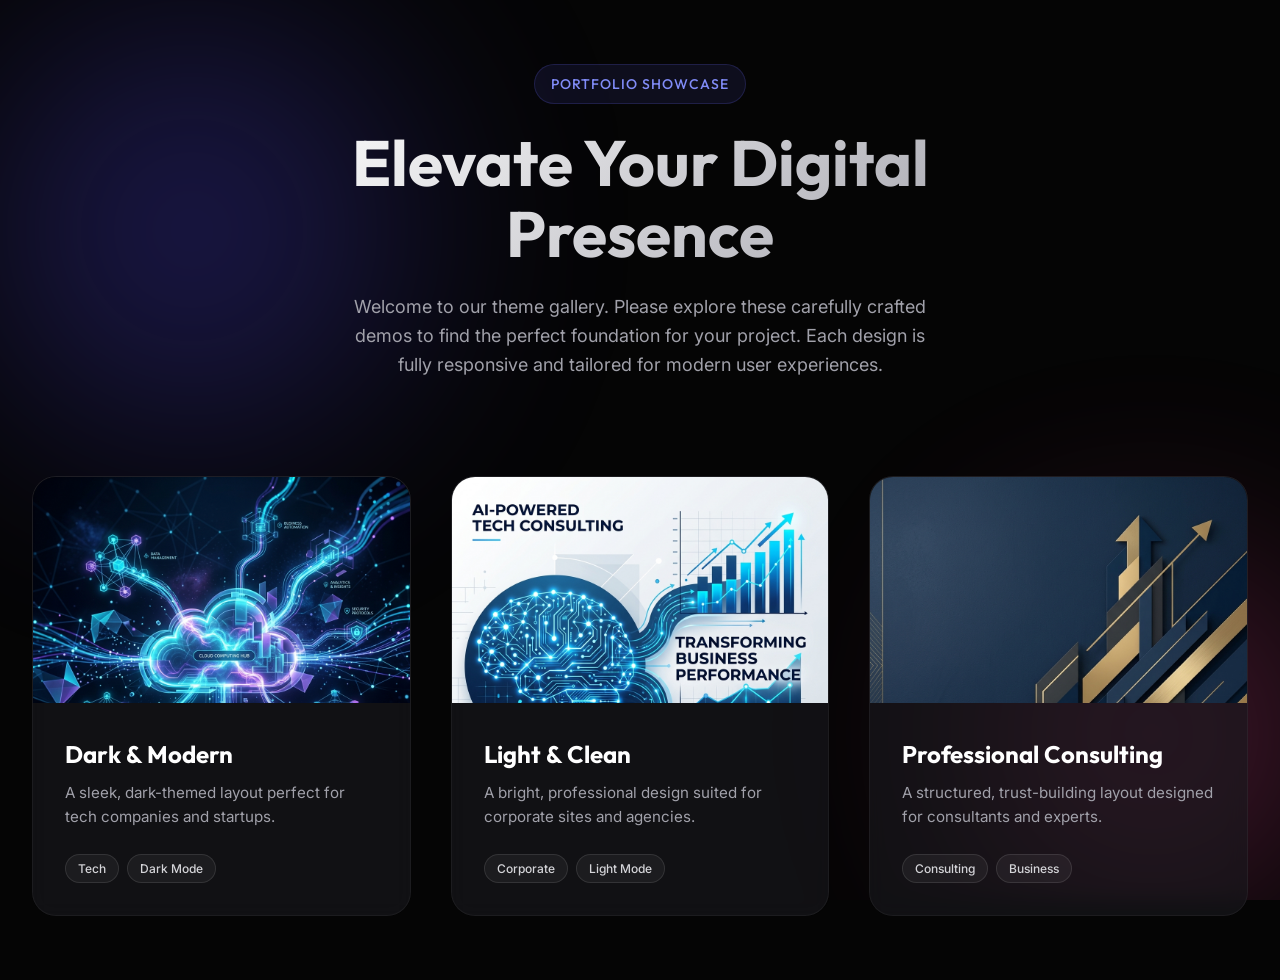
<file: demo/index.html>
<!DOCTYPE html>
<html lang="en">

<head>
    <meta charset="UTF-8">
    <meta name="viewport" content="width=device-width, initial-scale=1.0">
    <title>Premium Theme Gallery | Choose Your Demo</title>
    <link rel="stylesheet" href="styles.css">
    <link
        href="https://fonts.googleapis.com/css2?family=Outfit:wght@300;400;500;700&family=Inter:wght@400;500&display=swap"
        rel="stylesheet">
    <meta name="description"
        content="Browse our curated collection of premium website templates and find the perfect fit for your next digital project.">
</head>

<body>
    <div class="background-effects">
        <div class="blob blob-1"></div>
        <div class="blob blob-2"></div>
    </div>

    <main class="container">
        <header class="hero">
            <div class="hero-content">
                <span class="badge">Portfolio Showcase</span>
                <h1>Elevate Your Digital Presence</h1>
                <p>Welcome to our theme gallery. Please explore these carefully crafted demos to find the perfect
                    foundation for your project. Each design is fully responsive and tailored for modern user
                    experiences.</p>
            </div>
        </header>

        <section class="gallery-grid">
            <!-- Demo 1 -->
            <a href="demo1/demo.html" class="demo-card">
                <div class="card-image-wrapper">
                    <img src="demo1/hero-bg.png" alt="Dark Modern Theme">
                    <div class="card-overlay">
                        <span>View Demo <svg width="24" height="24" viewBox="0 0 24 24" fill="none"
                                stroke="currentColor" stroke-width="2">
                                <path d="M5 12h14M12 5l7 7-7 7" />
                            </svg></span>
                    </div>
                </div>
                <div class="card-content">
                    <h3>Dark & Modern</h3>
                    <p>A sleek, dark-themed layout perfect for tech companies and startups.</p>
                    <div class="tags">
                        <span class="tag">Tech</span>
                        <span class="tag">Dark Mode</span>
                    </div>
                </div>
            </a>

            <!-- Demo 2 -->
            <a href="demo2/index.html" class="demo-card">
                <div class="card-image-wrapper">
                    <img src="demo2/hero-light.png" alt="Clean Corporate Theme">
                    <div class="card-overlay">
                        <span>View Demo <svg width="24" height="24" viewBox="0 0 24 24" fill="none"
                                stroke="currentColor" stroke-width="2">
                                <path d="M5 12h14M12 5l7 7-7 7" />
                            </svg></span>
                    </div>
                </div>
                <div class="card-content">
                    <h3>Light & Clean</h3>
                    <p>A bright, professional design suited for corporate sites and agencies.</p>
                    <div class="tags">
                        <span class="tag">Corporate</span>
                        <span class="tag">Light Mode</span>
                    </div>
                </div>
            </a>

            <!-- Demo 3 -->
            <!-- <a href="demo3/index.html" class="demo-card">
                <div class="card-image-wrapper">
                    <img src="demo3/hero-mono.png" alt="Monochrome Minimalist Theme">
                    <div class="card-overlay">
                        <span>View Demo <svg width="24" height="24" viewBox="0 0 24 24" fill="none" stroke="currentColor" stroke-width="2"><path d="M5 12h14M12 5l7 7-7 7"/></svg></span>
                    </div>
                </div>
                <div class="card-content">
                    <h3>Monochrome Minimalist</h3>
                    <p>An elegant, black-and-white layout focusing on typography and imagery.</p>
                    <div class="tags">
                        <span class="tag">Minimal</span>
                        <span class="tag">Elegant</span>
                    </div>
                </div>
            </a> -->

            <!-- Demo 4 -->
            <a href="demo4/index.html" class="demo-card">
                <div class="card-image-wrapper">
                    <img src="demo4/hero-consulting.png" alt="Professional Consulting Theme">
                    <div class="card-overlay">
                        <span>View Demo <svg width="24" height="24" viewBox="0 0 24 24" fill="none"
                                stroke="currentColor" stroke-width="2">
                                <path d="M5 12h14M12 5l7 7-7 7" />
                            </svg></span>
                    </div>
                </div>
                <div class="card-content">
                    <h3>Professional Consulting</h3>
                    <p>A structured, trust-building layout designed for consultants and experts.</p>
                    <div class="tags">
                        <span class="tag">Consulting</span>
                        <span class="tag">Business</span>
                    </div>
                </div>
            </a>
        </section>
    </main>

    <script src="script.js"></script>
</body>

</html>
</file>
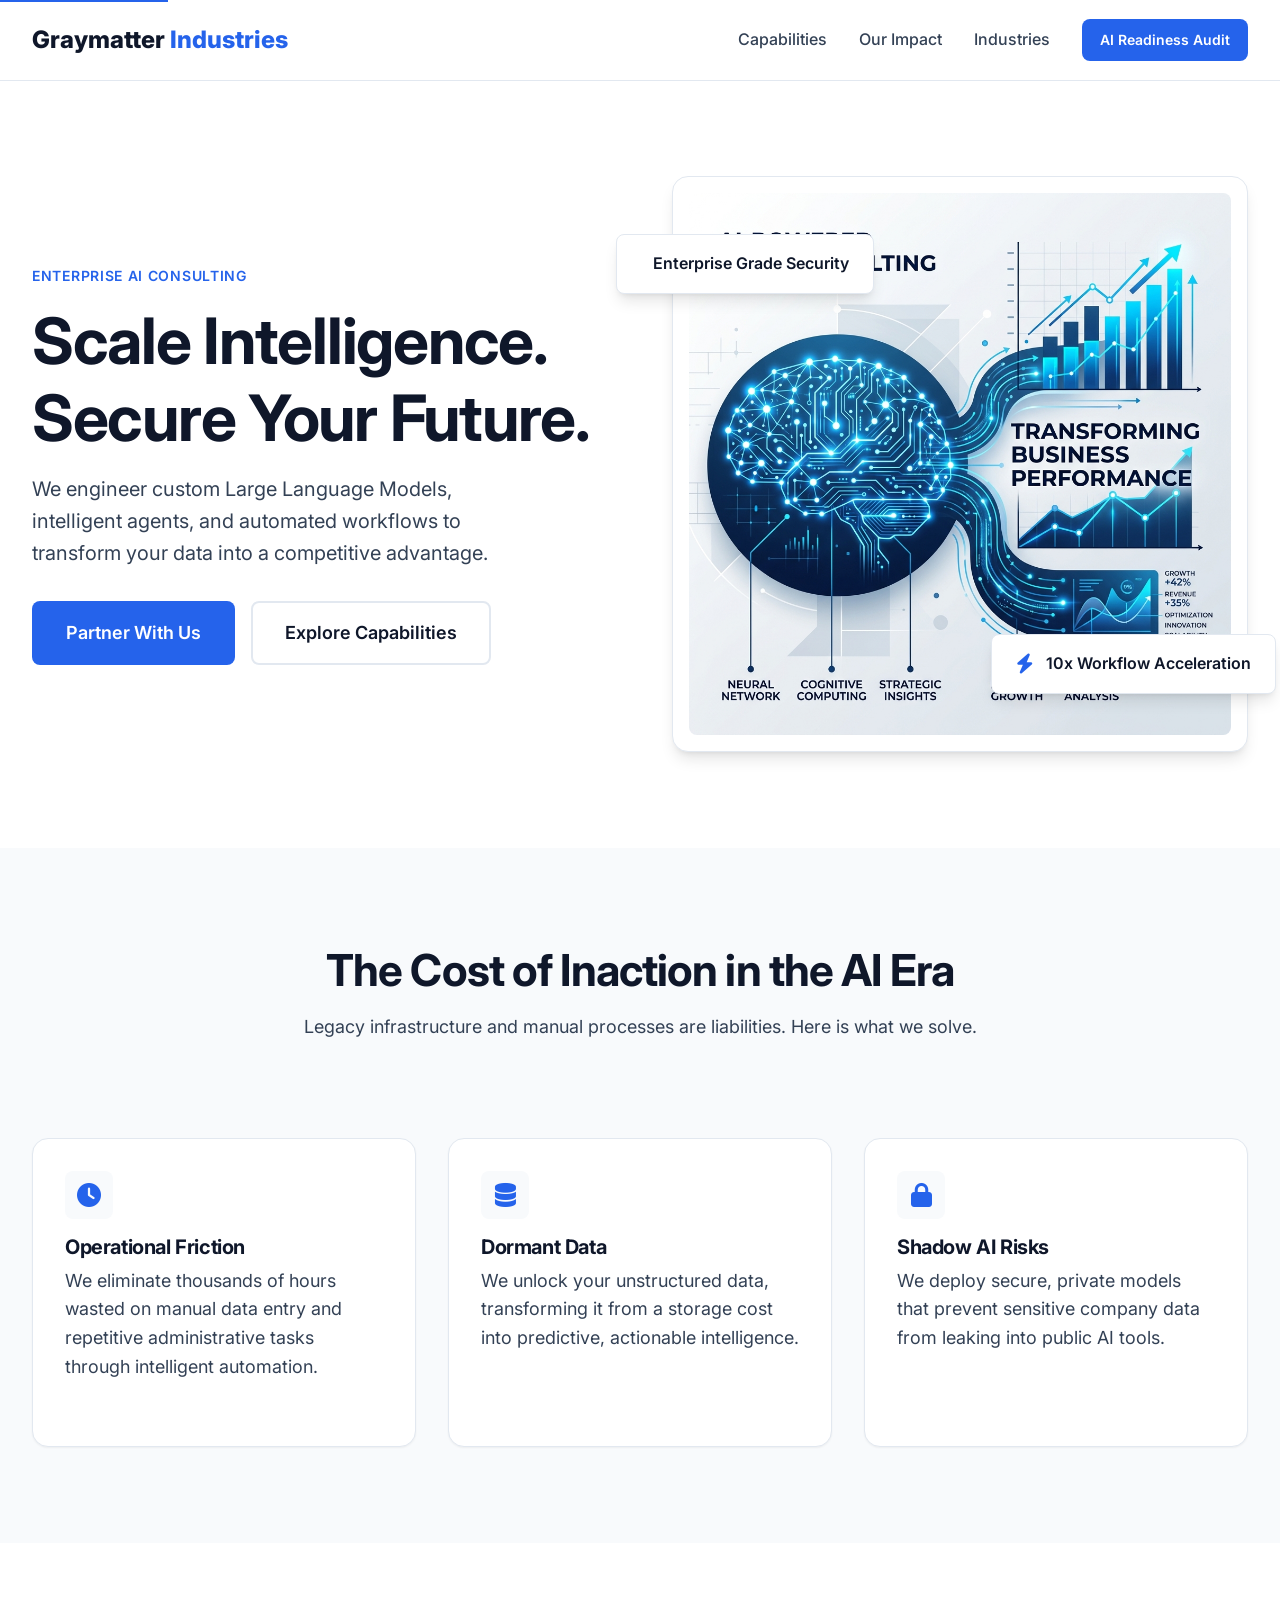
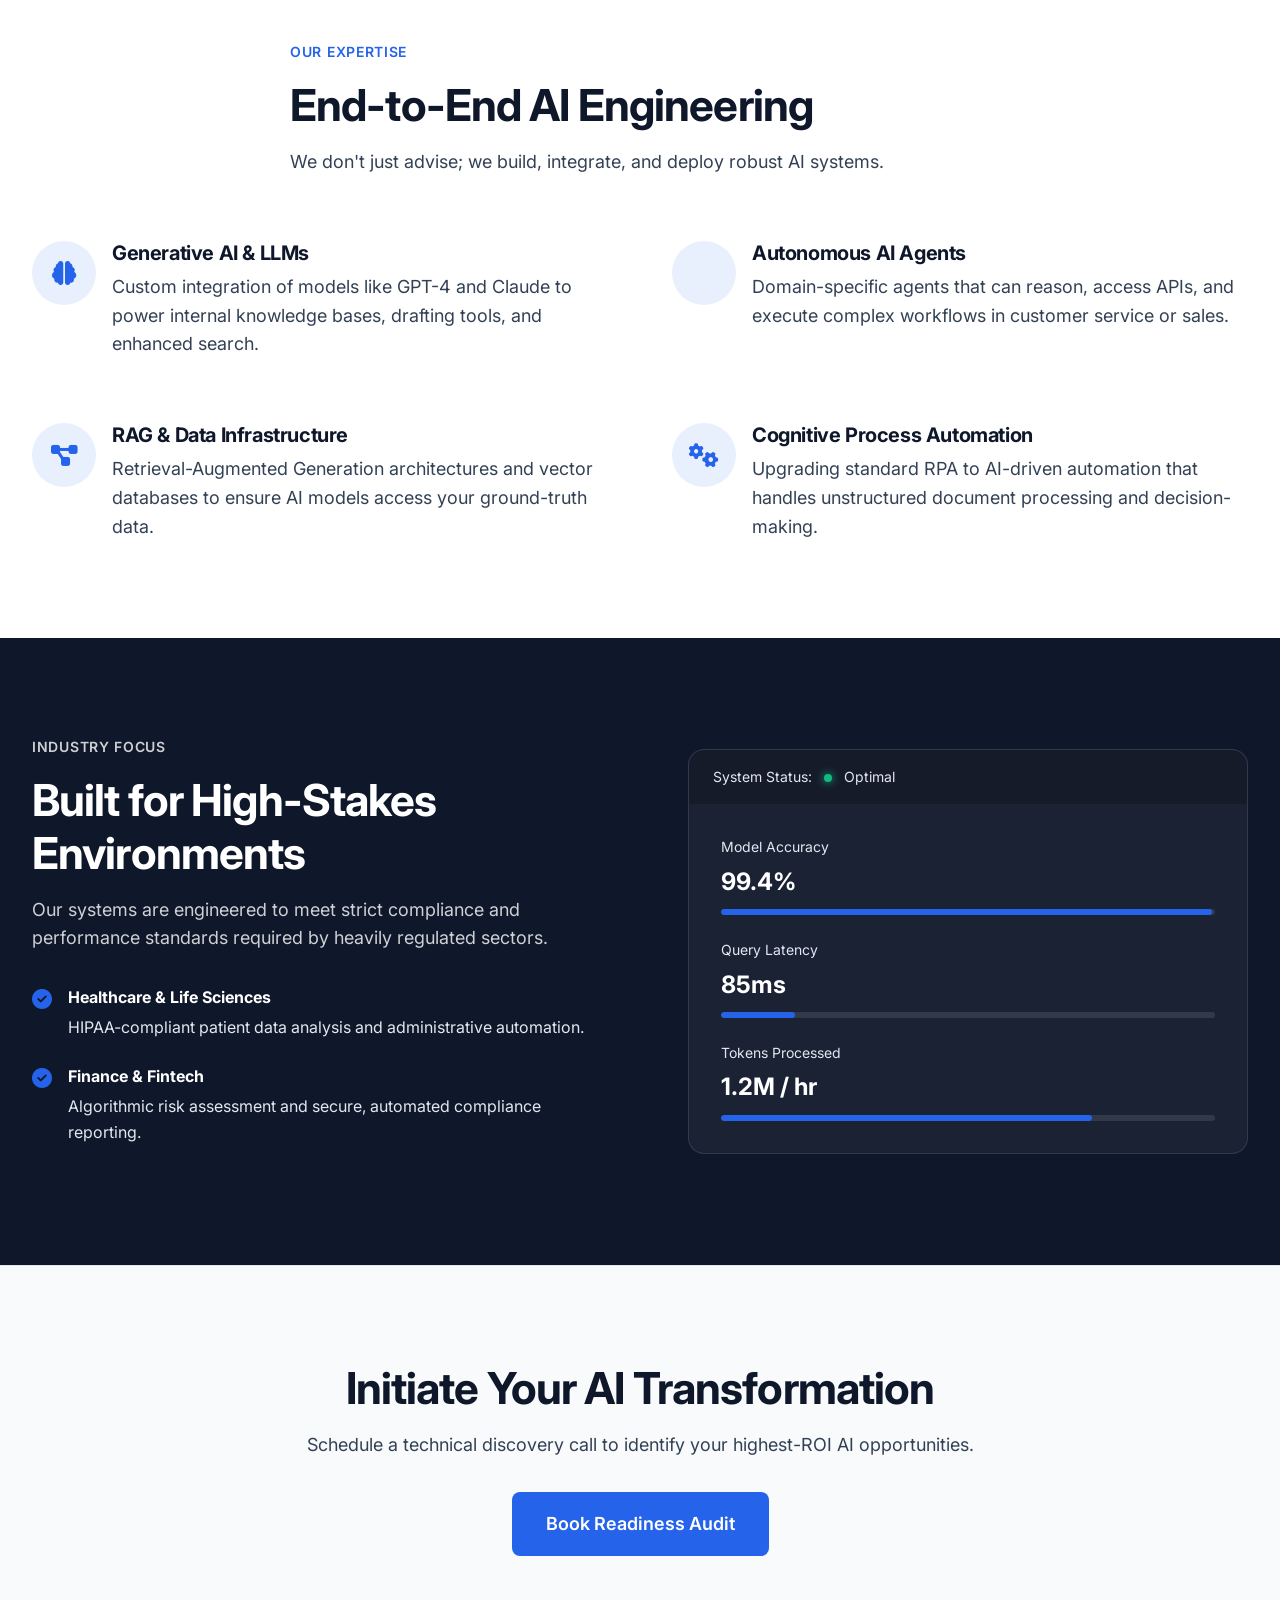
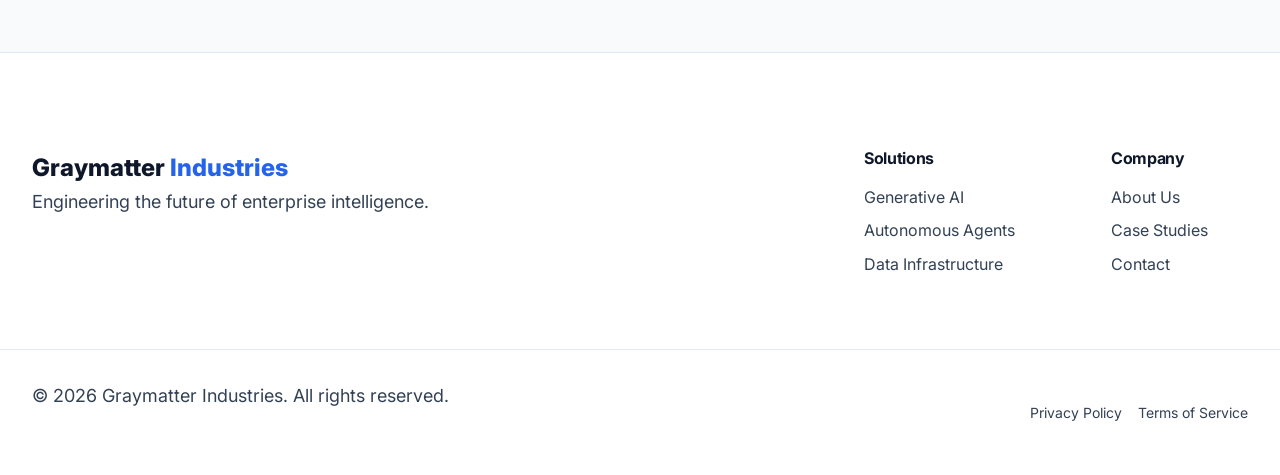
<file: demo/demo2/index.html>
<!DOCTYPE html>
<html lang="en">
<head>
    <meta charset="UTF-8">
    <meta name="viewport" content="width=device-width, initial-scale=1.0">
    <title>Graymatter Industries | Enterprise AI Solutions</title>
    <meta name="description" content="Graymatter Industries provides enterprise-grade AI consulting, generative AI integration, and intelligent automation to scale your business securely.">
    
    <!-- Google Fonts: Inter for clean, modern readability -->
    <link rel="preconnect" href="https://fonts.googleapis.com">
    <link rel="preconnect" href="https://fonts.gstatic.com" crossorigin>
    <link href="https://fonts.googleapis.com/css2?family=Inter:wght@300;400;500;600;700&display=swap" rel="stylesheet">
    
    <!-- FontAwesome for Icons -->
    <link rel="stylesheet" href="https://cdnjs.cloudflare.com/ajax/libs/font-awesome/6.4.0/css/all.min.css">
    
    <link rel="stylesheet" href="style.css">
</head>
<body>

    <!-- Skip to main content for accessibility -->
    <a href="#main-content" class="skip-link">Skip to main content</a>

    <!-- Navigation -->
    <header class="site-header" id="header">
        <div class="container nav-container">
            <a href="#" class="brand-logo" aria-label="Graymatter Industries Home">
                <span class="logo-text">Graymatter <span class="accent-color">Industries</span></span>
            </a>
            
            <button class="mobile-menu-toggle" aria-label="Toggle navigation menu" aria-expanded="false">
                <span class="hamburger-line"></span>
                <span class="hamburger-line"></span>
                <span class="hamburger-line"></span>
            </button>

            <nav class="main-nav" aria-label="Main Navigation">
                <ul class="nav-list">
                    <li><a href="#capabilities" class="nav-link">Capabilities</a></li>
                    <li><a href="#impact" class="nav-link">Our Impact</a></li>
                    <li><a href="#industries" class="nav-link">Industries</a></li>
                    <li><a href="#contact" class="btn btn-primary btn-sm">AI Readiness Audit</a></li>
                </ul>
            </nav>
        </div>
    </header>

    <main id="main-content">
        <!-- Hero Section -->
        <section class="hero-section">
            <div class="container hero-grid">
                <div class="hero-content reveal-on-scroll">
                    <span class="eyebrow-text">ENTERPRISE AI CONSULTING</span>
                    <h1 class="hero-headline">Scale Intelligence.<br>Secure Your Future.</h1>
                    <p class="hero-subheadline">We engineer custom Large Language Models, intelligent agents, and automated workflows to transform your data into a competitive advantage.</p>
                    <div class="button-group">
                        <a href="#contact" class="btn btn-primary btn-lg">Partner With Us</a>
                        <a href="#capabilities" class="btn btn-outline btn-lg">Explore Capabilities</a>
                    </div>
                </div>
                <div class="hero-visual reveal-on-scroll delay-1">
                    <div class="image-container">
                        <img src="hero-light.png" alt="Abstract representation of a neural network integrating with business infrastructure" class="hero-img">
                        <div class="stat-card absolute-top-left">
                            <i class="fas fa-shield-check icon-accent"></i>
                            <span class="stat-text">Enterprise Grade Security</span>
                        </div>
                        <div class="stat-card absolute-bottom-right">
                            <i class="fas fa-bolt icon-accent"></i>
                            <span class="stat-text">10x Workflow Acceleration</span>
                        </div>
                    </div>
                </div>
            </div>
        </section>

        <!-- Problem/Impact Section -->
        <section id="impact" class="impact-section bg-light-gray">
            <div class="container">
                <div class="section-heading text-center reveal-on-scroll">
                    <h2>The Cost of Inaction in the AI Era</h2>
                    <p class="section-description">Legacy infrastructure and manual processes are liabilities. Here is what we solve.</p>
                </div>
                
                <div class="impact-grid">
                    <article class="impact-card reveal-on-scroll">
                        <div class="card-icon"><i class="fas fa-clock"></i></div>
                        <h3>Operational Friction</h3>
                        <p>We eliminate thousands of hours wasted on manual data entry and repetitive administrative tasks through intelligent automation.</p>
                    </article>
                    <article class="impact-card reveal-on-scroll delay-1">
                        <div class="card-icon"><i class="fas fa-database"></i></div>
                        <h3>Dormant Data</h3>
                        <p>We unlock your unstructured data, transforming it from a storage cost into predictive, actionable intelligence.</p>
                    </article>
                    <article class="impact-card reveal-on-scroll delay-2">
                        <div class="card-icon"><i class="fas fa-lock"></i></div>
                        <h3>Shadow AI Risks</h3>
                        <p>We deploy secure, private models that prevent sensitive company data from leaking into public AI tools.</p>
                    </article>
                </div>
            </div>
        </section>

        <!-- Capabilities Section -->
        <section id="capabilities" class="capabilities-section">
            <div class="container">
                <div class="section-heading reveal-on-scroll">
                    <span class="eyebrow-text">OUR EXPERTISE</span>
                    <h2>End-to-End AI Engineering</h2>
                    <p class="section-description">We don't just advise; we build, integrate, and deploy robust AI systems.</p>
                </div>
                
                <div class="capabilities-grid">
                    <div class="capability-item reveal-on-scroll">
                        <div class="cap-icon-box"><i class="fas fa-brain"></i></div>
                        <div class="cap-content">
                            <h3>Generative AI & LLMs</h3>
                            <p>Custom integration of models like GPT-4 and Claude to power internal knowledge bases, drafting tools, and enhanced search.</p>
                        </div>
                    </div>
                    
                    <div class="capability-item reveal-on-scroll">
                        <div class="cap-icon-box"><i class="fas fa-user-robot"></i></div>
                        <div class="cap-content">
                            <h3>Autonomous AI Agents</h3>
                            <p>Domain-specific agents that can reason, access APIs, and execute complex workflows in customer service or sales.</p>
                        </div>
                    </div>
                    
                    <div class="capability-item reveal-on-scroll">
                        <div class="cap-icon-box"><i class="fas fa-project-diagram"></i></div>
                        <div class="cap-content">
                            <h3>RAG & Data Infrastructure</h3>
                            <p>Retrieval-Augmented Generation architectures and vector databases to ensure AI models access your ground-truth data.</p>
                        </div>
                    </div>
                    
                    <div class="capability-item reveal-on-scroll">
                        <div class="cap-icon-box"><i class="fas fa-cogs"></i></div>
                        <div class="cap-content">
                            <h3>Cognitive Process Automation</h3>
                            <p>Upgrading standard RPA to AI-driven automation that handles unstructured document processing and decision-making.</p>
                        </div>
                    </div>
                </div>
            </div>
        </section>

        <!-- Industries Section -->
        <section id="industries" class="industries-section bg-primary-dark">
            <div class="container industries-grid">
                <div class="industries-text reveal-on-scroll">
                    <span class="eyebrow-text text-light-alpha">INDUSTRY FOCUS</span>
                    <h2 class="text-white">Built for High-Stakes Environments</h2>
                    <p class="text-light-alpha">Our systems are engineered to meet strict compliance and performance standards required by heavily regulated sectors.</p>
                    
                    <ul class="industry-list">
                        <li>
                            <i class="fas fa-check-circle"></i>
                            <div>
                                <strong>Healthcare & Life Sciences</strong>
                                <span>HIPAA-compliant patient data analysis and administrative automation.</span>
                            </div>
                        </li>
                        <li>
                            <i class="fas fa-check-circle"></i>
                            <div>
                                <strong>Finance & Fintech</strong>
                                <span>Algorithmic risk assessment and secure, automated compliance reporting.</span>
                            </div>
                        </li>
                    </ul>
                </div>
                
                <div class="industries-visual reveal-on-scroll delay-1">
                    <div class="dashboard-ui">
                        <div class="ui-header">
                            <span>System Status: <span class="status-indicator"></span> Optimal</span>
                        </div>
                        <div class="ui-body">
                            <div class="ui-metric">
                                <span class="metric-label">Model Accuracy</span>
                                <span class="metric-value">99.4%</span>
                                <div class="progress-bar"><div class="progress-fill" style="width: 99.4%"></div></div>
                            </div>
                            <div class="ui-metric">
                                <span class="metric-label">Query Latency</span>
                                <span class="metric-value">85ms</span>
                                <div class="progress-bar"><div class="progress-fill" style="width: 15%"></div></div>
                            </div>
                            <div class="ui-metric">
                                <span class="metric-label">Tokens Processed</span>
                                <span class="metric-value">1.2M / hr</span>
                                <div class="progress-bar"><div class="progress-fill" style="width: 75%"></div></div>
                            </div>
                        </div>
                    </div>
                </div>
            </div>
        </section>

        <!-- CTA Section -->
        <section id="contact" class="cta-section">
            <div class="container text-center reveal-on-scroll">
                <h2>Initiate Your AI Transformation</h2>
                <p>Schedule a technical discovery call to identify your highest-ROI AI opportunities.</p>
                <div class="cta-actions">
                    <a href="#" class="btn btn-primary btn-lg">Book Readiness Audit</a>
                </div>
            </div>
        </section>
    </main>

    <!-- Footer -->
    <footer class="site-footer">
        <div class="container footer-grid">
            <div class="footer-brand">
                <a href="#" class="brand-logo">
                    <span class="logo-text">Graymatter <span class="accent-color">Industries</span></span>
                </a>
                <p>Engineering the future of enterprise intelligence.</p>
            </div>
            <div class="footer-nav">
                <div class="nav-column">
                    <h4>Solutions</h4>
                    <ul>
                        <li><a href="#">Generative AI</a></li>
                        <li><a href="#">Autonomous Agents</a></li>
                        <li><a href="#">Data Infrastructure</a></li>
                    </ul>
                </div>
                <div class="nav-column">
                    <h4>Company</h4>
                    <ul>
                        <li><a href="#">About Us</a></li>
                        <li><a href="#">Case Studies</a></li>
                        <li><a href="#">Contact</a></li>
                    </ul>
                </div>
            </div>
        </div>
        <div class="container footer-bottom">
            <p>&copy; 2026 Graymatter Industries. All rights reserved.</p>
            <div class="legal-links">
                <a href="#">Privacy Policy</a>
                <a href="#">Terms of Service</a>
            </div>
        </div>
    </footer>

    <script src="script.js"></script>
</body>
</html>
</file>
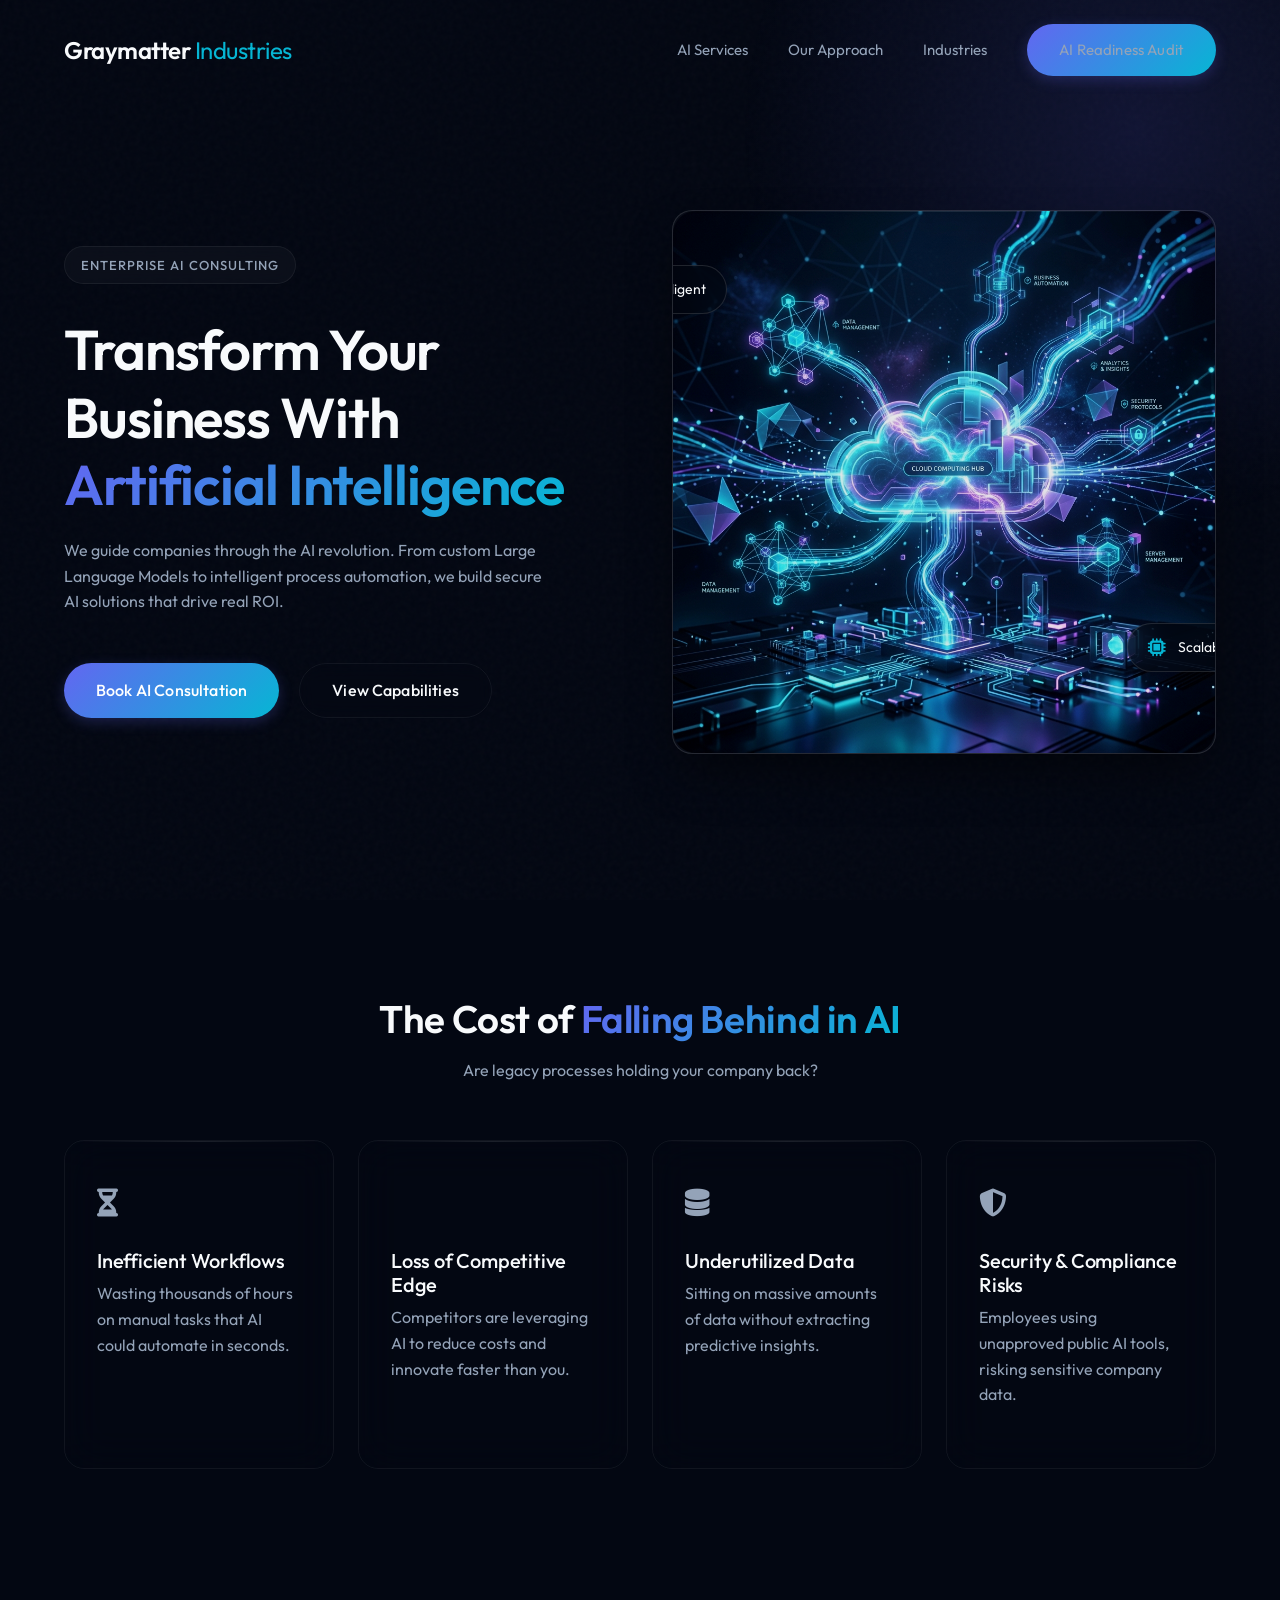
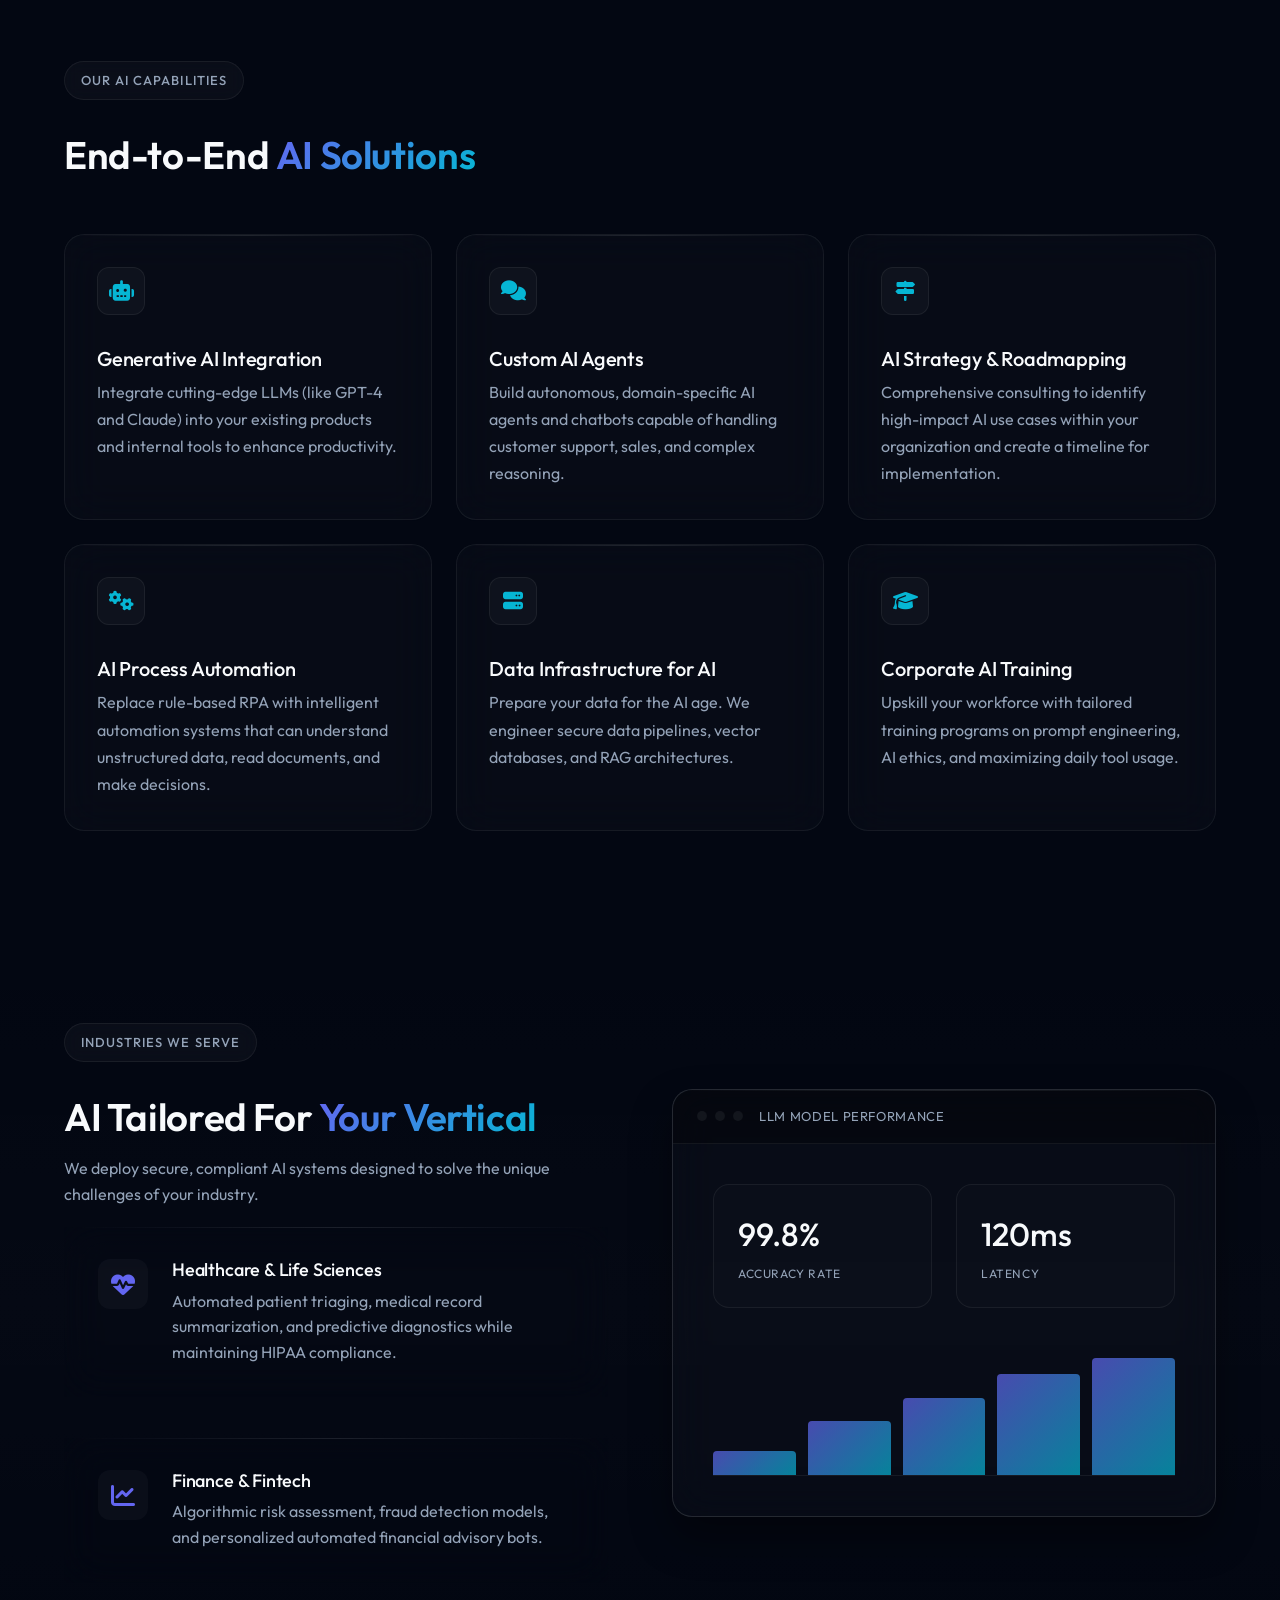
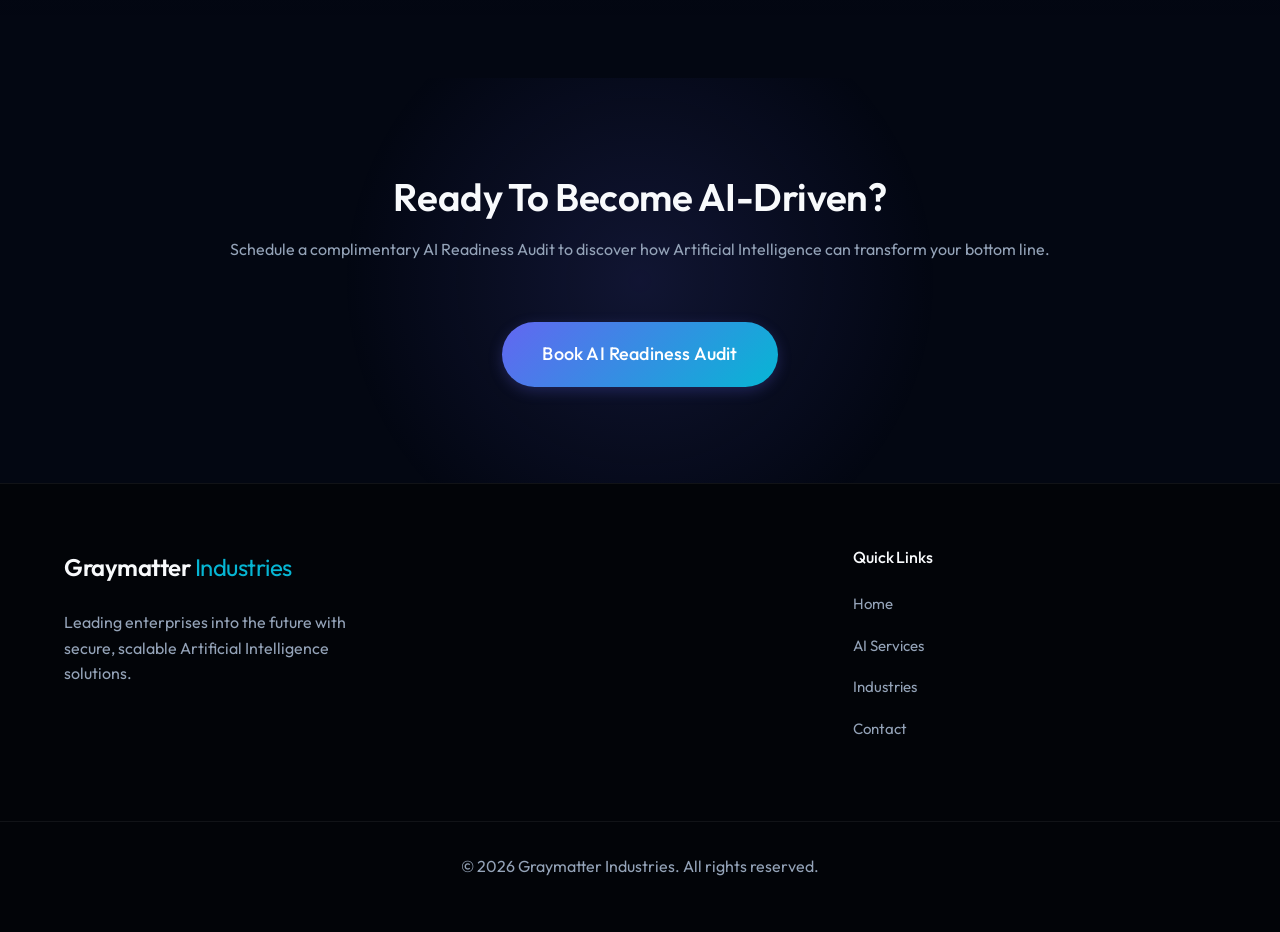
<file: demo/demo1/demo.html>
<!DOCTYPE html>
<html lang="en">
<head>
    <meta charset="UTF-8">
    <meta name="viewport" content="width=device-width, initial-scale=1.0">
    <title>Graymatter Industries | Enterprise AI Consulting & Solutions</title>
    <meta name="description" content="Graymatter Industries helps businesses unlock the power of Artificial Intelligence. From Generative AI to Machine Learning, we build custom AI solutions.">
    
    <!-- Google Fonts -->
    <link rel="preconnect" href="https://fonts.googleapis.com">
    <link rel="preconnect" href="https://fonts.gstatic.com" crossorigin>
    <link href="https://fonts.googleapis.com/css2?family=Outfit:wght@300;400;500;600;700;800&display=swap" rel="stylesheet">
    
    <!-- FontAwesome for Icons -->
    <link rel="stylesheet" href="https://cdnjs.cloudflare.com/ajax/libs/font-awesome/6.4.0/css/all.min.css">
    
    <link rel="stylesheet" href="style.css">
</head>
<body>

    <!-- Navigation -->
    <nav id="navbar">
        <div class="container nav-container">
            <a href="#" class="logo">
                <span class="logo-text">Graymatter <span class="accent">Industries</span></span>
            </a>
            <ul class="nav-links">
                <li><a href="#services">AI Services</a></li>
                <li><a href="#approach">Our Approach</a></li>
                <li><a href="#industries">Industries</a></li>
                <li><a href="#contact" class="btn btn-primary nav-btn">AI Readiness Audit</a></li>
            </ul>
            <div class="hamburger">
                <i class="fas fa-bars"></i>
            </div>
        </div>
    </nav>

    <!-- Hero Section -->
    <header class="hero" id="home">
        <div class="hero-bg-glow"></div>
        <div class="container hero-container">
            <div class="hero-content">
                <div class="badge fade-in-up" style="animation-delay: 0.1s;">ENTERPRISE AI CONSULTING</div>
                <h1 class="fade-in-up" style="animation-delay: 0.2s;">Transform Your Business With <span class="text-gradient">Artificial Intelligence</span></h1>
                <p class="fade-in-up" style="animation-delay: 0.3s;">We guide companies through the AI revolution. From custom Large Language Models to intelligent process automation, we build secure AI solutions that drive real ROI.</p>
                <div class="hero-actions fade-in-up" style="animation-delay: 0.4s;">
                    <a href="#contact" class="btn btn-primary glow-effect">Book AI Consultation</a>
                    <a href="#services" class="btn btn-secondary">View Capabilities</a>
                </div>
            </div>
            <div class="hero-image-wrapper fade-in" style="animation-delay: 0.5s;">
                <div class="glass-card image-card">
                    <!-- Reusing the cloud/tech bg image generated previously as it fits the AI theme well -->
                    <img src="hero-bg.png" alt="Artificial Intelligence Concept" class="hero-img">
                    <div class="floating-badge badge-1"><i class="fas fa-brain"></i> Intelligent</div>
                    <div class="floating-badge badge-2"><i class="fas fa-microchip"></i> Scalable AI</div>
                </div>
            </div>
        </div>
    </header>

    <!-- Problems Section -->
    <section class="problems-section" id="problems">
        <div class="container">
            <div class="section-header text-center fade-in-up">
                <h2>The Cost of <span class="text-gradient">Falling Behind in AI</span></h2>
                <p>Are legacy processes holding your company back?</p>
            </div>
            <div class="problems-grid">
                <div class="problem-card glass-card fade-in-up">
                    <div class="problem-icon"><i class="fas fa-hourglass-half"></i></div>
                    <h3>Inefficient Workflows</h3>
                    <p>Wasting thousands of hours on manual tasks that AI could automate in seconds.</p>
                </div>
                <div class="problem-card glass-card fade-in-up" style="animation-delay: 0.1s;">
                    <div class="problem-icon"><i class="fas fa-chart-line-down"></i></div>
                    <h3>Loss of Competitive Edge</h3>
                    <p>Competitors are leveraging AI to reduce costs and innovate faster than you.</p>
                </div>
                <div class="problem-card glass-card fade-in-up" style="animation-delay: 0.2s;">
                    <div class="problem-icon"><i class="fas fa-database"></i></div>
                    <h3>Underutilized Data</h3>
                    <p>Sitting on massive amounts of data without extracting predictive insights.</p>
                </div>
                <div class="problem-card glass-card fade-in-up" style="animation-delay: 0.3s;">
                    <div class="problem-icon"><i class="fas fa-shield-alt"></i></div>
                    <h3>Security & Compliance Risks</h3>
                    <p>Employees using unapproved public AI tools, risking sensitive company data.</p>
                </div>
            </div>
        </div>
    </section>

    <!-- Services Section -->
    <section class="services-section" id="services">
        <div class="container">
            <div class="section-header fade-in-up">
                <div class="badge">OUR AI CAPABILITIES</div>
                <h2>End-to-End <span class="text-gradient">AI Solutions</span></h2>
            </div>
            <div class="services-grid">
                <!-- Service 1 -->
                <div class="service-card glass-card hover-lift fade-in-up">
                    <div class="service-icon-wrapper">
                        <i class="fas fa-robot"></i>
                    </div>
                    <h3>Generative AI Integration</h3>
                    <p>Integrate cutting-edge LLMs (like GPT-4 and Claude) into your existing products and internal tools to enhance productivity.</p>
                </div>
                <!-- Service 2 -->
                <div class="service-card glass-card hover-lift fade-in-up" style="animation-delay: 0.1s;">
                    <div class="service-icon-wrapper">
                        <i class="fas fa-comments"></i>
                    </div>
                    <h3>Custom AI Agents</h3>
                    <p>Build autonomous, domain-specific AI agents and chatbots capable of handling customer support, sales, and complex reasoning.</p>
                </div>
                <!-- Service 3 -->
                <div class="service-card glass-card hover-lift fade-in-up" style="animation-delay: 0.2s;">
                    <div class="service-icon-wrapper">
                        <i class="fas fa-map-signs"></i>
                    </div>
                    <h3>AI Strategy & Roadmapping</h3>
                    <p>Comprehensive consulting to identify high-impact AI use cases within your organization and create a timeline for implementation.</p>
                </div>
                <!-- Service 4 -->
                <div class="service-card glass-card hover-lift fade-in-up" style="animation-delay: 0.3s;">
                    <div class="service-icon-wrapper">
                        <i class="fas fa-cogs"></i>
                    </div>
                    <h3>AI Process Automation</h3>
                    <p>Replace rule-based RPA with intelligent automation systems that can understand unstructured data, read documents, and make decisions.</p>
                </div>
                <!-- Service 5 -->
                <div class="service-card glass-card hover-lift fade-in-up" style="animation-delay: 0.4s;">
                    <div class="service-icon-wrapper">
                        <i class="fas fa-server"></i>
                    </div>
                    <h3>Data Infrastructure for AI</h3>
                    <p>Prepare your data for the AI age. We engineer secure data pipelines, vector databases, and RAG architectures.</p>
                </div>
                <!-- Service 6 -->
                <div class="service-card glass-card hover-lift fade-in-up" style="animation-delay: 0.5s;">
                    <div class="service-icon-wrapper">
                        <i class="fas fa-graduation-cap"></i>
                    </div>
                    <h3>Corporate AI Training</h3>
                    <p>Upskill your workforce with tailored training programs on prompt engineering, AI ethics, and maximizing daily tool usage.</p>
                </div>
            </div>
        </div>
    </section>

    <!-- Industries Section -->
    <section class="industries-section" id="industries">
        <div class="container">
            <div class="industries-content fade-in-up">
                <div class="section-header">
                    <div class="badge">INDUSTRIES WE SERVE</div>
                    <h2>AI Tailored For <span class="text-gradient">Your Vertical</span></h2>
                    <p>We deploy secure, compliant AI systems designed to solve the unique challenges of your industry.</p>
                </div>
                
                <div class="industry-cards">
                    <div class="industry-card glass-card">
                        <div class="ind-icon"><i class="fas fa-heartbeat"></i></div>
                        <div class="ind-info">
                            <h3>Healthcare & Life Sciences</h3>
                            <p>Automated patient triaging, medical record summarization, and predictive diagnostics while maintaining HIPAA compliance.</p>
                        </div>
                    </div>
                    <div class="industry-card glass-card mt-4">
                        <div class="ind-icon"><i class="fas fa-chart-line"></i></div>
                        <div class="ind-info">
                            <h3>Finance & Fintech</h3>
                            <p>Algorithmic risk assessment, fraud detection models, and personalized automated financial advisory bots.</p>
                        </div>
                    </div>
                </div>
            </div>
            <div class="industries-graphic fade-in">
                <!-- Abstract AI dashboard representation -->
                <div class="dashboard-mockup glass-card">
                    <div class="dash-header">
                        <div class="dots"><span></span><span></span><span></span></div>
                        <div class="dash-title">LLM Model Performance</div>
                    </div>
                    <div class="dash-body">
                        <div class="dash-metrics">
                            <div class="metric"><div class="m-val">99.8%</div><div class="m-lbl">Accuracy Rate</div></div>
                            <div class="metric"><div class="m-val">120ms</div><div class="m-lbl">Latency</div></div>
                        </div>
                        <div class="dash-chart">
                            <!-- Utilizing the same CSS, implying model training progress/accuracy over time -->
                            <div class="bar" style="height: 20%"></div>
                            <div class="bar" style="height: 45%"></div>
                            <div class="bar" style="height: 65%"></div>
                            <div class="bar" style="height: 85%"></div>
                            <div class="bar" style="height: 98%"></div>
                        </div>
                    </div>
                </div>
            </div>
        </div>
    </section>

    <!-- CTA Section -->
    <section class="cta-section" id="contact">
        <div class="cta-glow"></div>
        <div class="container text-center fade-in-up">
            <h2>Ready To Become AI-Driven?</h2>
            <p>Schedule a complimentary AI Readiness Audit to discover how Artificial Intelligence can transform your bottom line.</p>
            <a href="#" class="btn btn-primary btn-large glow-effect mt-4">Book AI Readiness Audit</a>
        </div>
    </section>

    <!-- Footer -->
    <footer>
        <div class="container footer-content">
            <div class="footer-brand">
                <a href="#" class="logo">
                    <span class="logo-text">Graymatter <span class="accent">Industries</span></span>
                </a>
                <p>Leading enterprises into the future with secure, scalable Artificial Intelligence solutions.</p>
            </div>
            <div class="footer-links">
                <h4>Quick Links</h4>
                <ul>
                    <li><a href="#home">Home</a></li>
                    <li><a href="#services">AI Services</a></li>
                    <li><a href="#industries">Industries</a></li>
                    <li><a href="#contact">Contact</a></li>
                </ul>
            </div>
        </div>
        <div class="footer-bottom text-center">
            <p>&copy; 2026 Graymatter Industries. All rights reserved.</p>
        </div>
    </footer>

    <script src="script.js"></script>
</body>
</html>
</file>
<file: demo/styles.css>
:root {
    --bg-color: #050505;
    --text-primary: #ffffff;
    --text-secondary: #a1a1aa;
    --accent: #6366f1;
    --accent-hover: #4f46e5;
    --card-bg: rgba(25, 25, 30, 0.6);
    --card-border: rgba(255, 255, 255, 0.05);
    --transition: 0.4s cubic-bezier(0.16, 1, 0.3, 1);
}

* {
    box-sizing: border-box;
    margin: 0;
    padding: 0;
}

body {
    font-family: 'Inter', sans-serif;
    background-color: var(--bg-color);
    color: var(--text-primary);
    line-height: 1.6;
    overflow-x: hidden;
    min-height: 100vh;
}

h1, h2, h3, .badge {
    font-family: 'Outfit', sans-serif;
}

/* Background effects */
.background-effects {
    position: fixed;
    top: 0;
    left: 0;
    width: 100%;
    height: 100%;
    z-index: -1;
    overflow: hidden;
}

.blob {
    position: absolute;
    filter: blur(100px);
    border-radius: 50%;
    opacity: 0.4;
    animation: float 20s infinite ease-in-out alternate;
}

.blob-1 {
    top: -10%;
    left: -10%;
    width: 50vw;
    height: 50vw;
    background: radial-gradient(circle, #4f46e5 0%, rgba(79, 70, 229, 0) 70%);
}

.blob-2 {
    bottom: -10%;
    right: -10%;
    width: 40vw;
    height: 40vw;
    background: radial-gradient(circle, #ec4899 0%, rgba(236, 72, 153, 0) 70%);
    animation-delay: -5s;
}

@keyframes float {
    0% { transform: translate(0, 0) scale(1); }
    100% { transform: translate(5%, 10%) scale(1.1); }
}

.container {
    max-width: 1280px;
    margin: 0 auto;
    padding: 4rem 2rem;
}

/* Hero Section */
.hero {
    text-align: center;
    max-width: 800px;
    margin: 0 auto 6rem auto;
    animation: fade-up 1s ease-out forwards;
    opacity: 0;
}

@keyframes fade-up {
    from { opacity: 0; transform: translateY(30px); }
    to { opacity: 1; transform: translateY(0); }
}

.badge {
    display: inline-block;
    padding: 0.5rem 1rem;
    background: rgba(99, 102, 241, 0.1);
    color: #818cf8;
    border: 1px solid rgba(99, 102, 241, 0.2);
    border-radius: 2rem;
    font-size: 0.875rem;
    font-weight: 500;
    letter-spacing: 1px;
    text-transform: uppercase;
    margin-bottom: 1.5rem;
}

.hero h1 {
    font-size: clamp(2.5rem, 5vw, 4.5rem);
    font-weight: 700;
    line-height: 1.1;
    margin-bottom: 1.5rem;
    background: linear-gradient(135deg, #ffffff 0%, #a1a1aa 100%);
    -webkit-background-clip: text;
    -webkit-text-fill-color: transparent;
}

.hero p {
    font-size: 1.125rem;
    color: var(--text-secondary);
    max-width: 600px;
    margin: 0 auto;
}

/* Gallery Grid */
.gallery-grid {
    display: grid;
    grid-template-columns: repeat(auto-fill, minmax(350px, 1fr));
    gap: 2.5rem;
}

.demo-card {
    display: block;
    text-decoration: none;
    color: inherit;
    background: var(--card-bg);
    border: 1px solid var(--card-border);
    border-radius: 1.5rem;
    overflow: hidden;
    backdrop-filter: blur(10px);
    transition: var(--transition);
    opacity: 0;
    transform: translateY(30px);
}

.demo-card.visible {
    animation: fade-up 0.8s ease-out forwards;
}

.demo-card:hover {
    transform: translateY(-10px);
    border-color: rgba(255, 255, 255, 0.15);
    box-shadow: 0 20px 40px rgba(0, 0, 0, 0.4), 0 0 40px rgba(99, 102, 241, 0.1);
}

.card-image-wrapper {
    position: relative;
    width: 100%;
    padding-top: 60%; /* 5:3 Aspect Ratio */
    overflow: hidden;
    background: #111;
}

.card-image-wrapper img {
    position: absolute;
    top: 0;
    left: 0;
    width: 100%;
    height: 100%;
    object-fit: cover;
    object-position: top;
    transition: transform 0.6s cubic-bezier(0.16, 1, 0.3, 1);
}

.demo-card:hover .card-image-wrapper img {
    transform: scale(1.05);
}

.card-overlay {
    position: absolute;
    top: 0;
    left: 0;
    width: 100%;
    height: 100%;
    background: rgba(5, 5, 5, 0.4);
    display: flex;
    align-items: center;
    justify-content: center;
    opacity: 0;
    transition: var(--transition);
    backdrop-filter: blur(2px);
}

.demo-card:hover .card-overlay {
    opacity: 1;
}

.card-overlay span {
    display: flex;
    align-items: center;
    gap: 0.5rem;
    background: #ffffff;
    color: #050505;
    padding: 0.75rem 1.5rem;
    border-radius: 2rem;
    font-weight: 600;
    font-size: 0.95rem;
    transform: translateY(20px);
    transition: var(--transition);
}

.demo-card:hover .card-overlay span {
    transform: translateY(0);
}

.card-content {
    padding: 2rem;
}

.card-content h3 {
    font-size: 1.5rem;
    margin-bottom: 0.5rem;
    transition: color var(--transition);
}

.demo-card:hover .card-content h3 {
    color: #818cf8;
}

.card-content p {
    color: var(--text-secondary);
    font-size: 0.95rem;
    margin-bottom: 1.5rem;
}

.tags {
    display: flex;
    gap: 0.5rem;
    flex-wrap: wrap;
}

.tag {
    background: rgba(255, 255, 255, 0.05);
    border: 1px solid rgba(255, 255, 255, 0.1);
    color: #d4d4d8;
    padding: 0.25rem 0.75rem;
    border-radius: 1rem;
    font-size: 0.75rem;
    font-weight: 500;
}

@media (max-width: 768px) {
    .gallery-grid {
        grid-template-columns: 1fr;
    }
}
</file>
<file: demo/demo2/style.css>
/* --- Variables & Theme --- */
:root {
    /* Color Palette: Modern Corporate Light Theme */
    --c-primary: #2563eb;       /* Electric Blue */
    --c-primary-dark: #1d4ed8;
    --c-secondary: #0f172a;     /* Deep Navy */
    --c-bg-main: #ffffff;
    --c-bg-alt: #f8fafc;        /* Light Gray */
    --c-text-main: #334155;     /* Slate */
    --c-text-heading: #0f172a;
    --c-border: #e2e8f0;
    
    /* Typography */
    --font-sans: 'Inter', system-ui, -apple-system, sans-serif;
    
    /* Spacing & Layout */
    --spacing-xs: 0.5rem;
    --spacing-sm: 1rem;
    --spacing-md: 2rem;
    --spacing-lg: 4rem;
    --spacing-xl: 6rem;
    --max-width: 1280px;
    
    /* Effects */
    --shadow-sm: 0 1px 2px 0 rgb(0 0 0 / 0.05);
    --shadow-md: 0 4px 6px -1px rgb(0 0 0 / 0.1), 0 2px 4px -2px rgb(0 0 0 / 0.1);
    --shadow-lg: 0 10px 15px -3px rgb(0 0 0 / 0.1), 0 4px 6px -4px rgb(0 0 0 / 0.1);
    --radius-md: 0.5rem;
    --radius-lg: 1rem;
    --transition: all 0.3s cubic-bezier(0.4, 0, 0.2, 1);
}

/* --- Base Reset & Accessibility --- */
*, *::before, *::after {
    box-sizing: border-box;
    margin: 0;
    padding: 0;
}

html {
    scroll-behavior: smooth;
}

body {
    font-family: var(--font-sans);
    background-color: var(--c-bg-main);
    color: var(--c-text-main);
    line-height: 1.6;
    -webkit-font-smoothing: antialiased;
}

/* Accessibility: Focus visible */
:focus-visible {
    outline: 2px solid var(--c-primary);
    outline-offset: 2px;
}

/* Accessibility: Skip link */
.skip-link {
    position: absolute;
    top: -40px;
    left: 0;
    background: var(--c-primary);
    color: white;
    padding: 8px;
    z-index: 9999;
    transition: top 0.2s;
}

.skip-link:focus {
    top: 0;
}

a {
    text-decoration: none;
    color: inherit;
    transition: var(--transition);
}

ul {
    list-style: none;
}

img {
    max-width: 100%;
    height: auto;
    display: block;
}

.container {
    max-width: var(--max-width);
    margin: 0 auto;
    padding: 0 var(--spacing-md);
}

/* --- Typography --- */
h1, h2, h3, h4 {
    color: var(--c-text-heading);
    line-height: 1.2;
    font-weight: 700;
    letter-spacing: -0.02em;
}

h1 { font-size: clamp(2.5rem, 5vw, 4rem); }
h2 { font-size: clamp(2rem, 4vw, 2.75rem); margin-bottom: var(--spacing-sm); }
h3 { font-size: 1.25rem; margin-bottom: var(--spacing-xs); }

p {
    margin-bottom: var(--spacing-md);
    font-size: 1.125rem;
}

.eyebrow-text {
    display: inline-block;
    text-transform: uppercase;
    font-weight: 600;
    letter-spacing: 0.05em;
    font-size: 0.875rem;
    color: var(--c-primary);
    margin-bottom: var(--spacing-sm);
}

.text-center { text-align: center; }

/* --- Components --- */
.btn {
    display: inline-flex;
    align-items: center;
    justify-content: center;
    padding: 0.75rem 1.5rem;
    border-radius: var(--radius-md);
    font-weight: 600;
    cursor: pointer;
    border: 2px solid transparent;
    transition: var(--transition);
}

.btn-primary {
    background-color: var(--c-primary);
    color: #ffffff;
}

.btn-primary:hover {
    background-color: var(--c-primary-dark);
    transform: translateY(-1px);
    box-shadow: var(--shadow-md);
}

.btn-outline {
    background-color: transparent;
    border-color: var(--c-border);
    color: var(--c-text-heading);
}

.btn-outline:hover {
    border-color: var(--c-text-heading);
    background-color: var(--c-bg-alt);
}

.btn-sm { padding: 0.5rem 1rem; font-size: 0.875rem; }
.btn-lg { padding: 1rem 2rem; font-size: 1.125rem; }

/* --- Header / Nav --- */
.site-header {
    position: fixed;
    top: 0;
    width: 100%;
    background-color: rgba(255, 255, 255, 0.95);
    backdrop-filter: blur(8px);
    border-bottom: 1px solid var(--c-border);
    z-index: 1000;
    transition: var(--transition);
}

.nav-container {
    display: flex;
    justify-content: space-between;
    align-items: center;
    height: 80px;
}

.brand-logo .logo-text {
    font-size: 1.5rem;
    font-weight: 800;
    color: var(--c-secondary);
}

.brand-logo .accent-color {
    color: var(--c-primary);
}

.nav-list {
    display: flex;
    align-items: center;
    gap: var(--spacing-md);
}

.nav-link {
    font-weight: 500;
    color: var(--c-text-main);
}

.nav-link:hover {
    color: var(--c-primary);
}

.mobile-menu-toggle {
    display: none;
    background: transparent;
    border: none;
    cursor: pointer;
    padding: 0.5rem;
}

.hamburger-line {
    display: block;
    width: 24px;
    height: 2px;
    background-color: var(--c-text-heading);
    margin-bottom: 5px;
    transition: var(--transition);
}

.hamburger-line:last-child { margin-bottom: 0; }

/* --- Sections --- */
section {
    padding: var(--spacing-xl) 0;
}

.bg-light-gray { background-color: var(--c-bg-alt); }
.bg-primary-dark { background-color: var(--c-secondary); color: #e2e8f0; }
.text-white { color: #ffffff; }
.text-light-alpha { color: rgba(255,255,255,0.8); }

/* --- Hero Section --- */
.hero-section {
    padding-top: calc(80px + var(--spacing-xl));
    padding-bottom: var(--spacing-xl);
    overflow: hidden;
}

.hero-grid {
    display: grid;
    grid-template-columns: 1fr 1fr;
    gap: var(--spacing-lg);
    align-items: center;
}

.hero-headline { margin-bottom: var(--spacing-sm); }
.hero-subheadline { font-size: 1.25rem; margin-bottom: var(--spacing-md); max-width: 500px; }

.button-group {
    display: flex;
    gap: var(--spacing-sm);
}

.hero-visual { position: relative; }

.image-container {
    position: relative;
    border-radius: var(--radius-lg);
    box-shadow: var(--shadow-lg);
    background-color: #fff;
    padding: 1rem;
    border: 1px solid var(--c-border);
}

.hero-img { border-radius: var(--radius-md); }

.stat-card {
    position: absolute;
    background: #ffffff;
    padding: 1rem 1.5rem;
    border-radius: var(--radius-md);
    box-shadow: var(--shadow-lg);
    display: flex;
    align-items: center;
    gap: 0.75rem;
    font-weight: 600;
    color: var(--c-text-heading);
    border: 1px solid var(--c-border);
}

.icon-accent { color: var(--c-primary); font-size: 1.25rem; }

.absolute-top-left { top: 10%; left: -10%; }
.absolute-bottom-right { bottom: 10%; right: -5%; }

/* --- Impact Section --- */
.section-heading { max-width: 700px; margin: 0 auto var(--spacing-lg); }
.impact-section .section-heading { margin: 0 auto var(--spacing-xl); }

.impact-grid {
    display: grid;
    grid-template-columns: repeat(auto-fit, minmax(300px, 1fr));
    gap: var(--spacing-md);
}

.impact-card {
    background: #ffffff;
    padding: var(--spacing-md);
    border-radius: var(--radius-lg);
    box-shadow: var(--shadow-sm);
    border: 1px solid var(--c-border);
    transition: var(--transition);
}

.impact-card:hover {
    box-shadow: var(--shadow-md);
    transform: translateY(-5px);
}

.card-icon {
    width: 48px;
    height: 48px;
    background: var(--c-bg-alt);
    color: var(--c-primary);
    border-radius: var(--radius-md);
    display: flex;
    align-items: center;
    justify-content: center;
    font-size: 1.5rem;
    margin-bottom: var(--spacing-sm);
}

/* --- Capabilities Section --- */
.capabilities-grid {
    display: grid;
    grid-template-columns: repeat(auto-fit, minmax(400px, 1fr));
    gap: var(--spacing-lg);
}

.capability-item {
    display: flex;
    gap: var(--spacing-sm);
}

.cap-icon-box {
    flex-shrink: 0;
    width: 64px;
    height: 64px;
    background: rgba(37, 99, 235, 0.1);
    color: var(--c-primary);
    border-radius: 50%;
    display: flex;
    align-items: center;
    justify-content: center;
    font-size: 1.5rem;
}

.cap-content h3 { margin-bottom: 0.5rem; }
.cap-content p { margin-bottom: 0; }

/* --- Industries Section --- */
.industries-grid {
    display: grid;
    grid-template-columns: 1fr 1fr;
    gap: var(--spacing-xl);
    align-items: center;
}

.industry-list { margin-top: var(--spacing-md); }

.industry-list li {
    display: flex;
    gap: 1rem;
    margin-bottom: 1.5rem;
    align-items: flex-start;
}

.industry-list i {
    color: var(--c-primary);
    font-size: 1.25rem;
    margin-top: 4px;
}

.industry-list strong {
    display: block;
    color: #ffffff;
    margin-bottom: 0.25rem;
}

.dashboard-ui {
    background: rgba(255,255,255,0.05);
    border: 1px solid rgba(255,255,255,0.1);
    border-radius: var(--radius-lg);
    overflow: hidden;
}

.ui-header {
    background: rgba(0,0,0,0.2);
    padding: 1rem 1.5rem;
    font-size: 0.875rem;
    color: var(--text-light-alpha);
    display: flex;
    align-items: center;
}

.status-indicator {
    display: inline-block;
    width: 8px; height: 8px;
    background-color: #10b981;
    border-radius: 50%;
    margin: 0 8px;
    box-shadow: 0 0 8px #10b981;
}

.ui-body { padding: 2rem; }

.ui-metric { margin-bottom: 1.5rem; }
.ui-metric:last-child { margin-bottom: 0; }

.metric-label { font-size: 0.875rem; color: var(--text-light-alpha); display: block; margin-bottom: 0.25rem; }
.metric-value { font-size: 1.5rem; font-weight: 700; color: #ffffff; display: block; margin-bottom: 0.5rem; }

.progress-bar {
    height: 6px;
    background: rgba(255,255,255,0.1);
    border-radius: 3px;
    overflow: hidden;
}

.progress-fill {
    height: 100%;
    background: var(--c-primary);
    border-radius: 3px;
}

/* --- CTA Section --- */
.cta-section {
    background-color: var(--c-bg-alt);
    border-top: 1px solid var(--c-border);
}

.cta-section .container { max-width: 800px; }

/* --- Footer --- */
.site-footer {
    background-color: #ffffff;
    border-top: 1px solid var(--c-border);
    padding: var(--spacing-xl) 0 var(--spacing-md);
}

.footer-grid {
    display: grid;
    grid-template-columns: 2fr 1fr;
    gap: var(--spacing-lg);
    margin-bottom: var(--spacing-lg);
}

.footer-nav {
    display: flex;
    gap: var(--spacing-xl);
}

.nav-column h4 { font-size: 1rem; margin-bottom: 1rem; }
.nav-column ul li { margin-bottom: 0.5rem; }
.nav-column ul li a { color: var(--c-text-main); }
.nav-column ul li a:hover { color: var(--c-primary); }

.footer-bottom {
    display: flex;
    justify-content: space-between;
    align-items: center;
    padding-top: var(--spacing-md);
    border-top: 1px solid var(--c-border);
    font-size: 0.875rem;
    color: var(--c-text-main);
}

.legal-links { display: flex; gap: 1rem; }
.legal-links a:hover { color: var(--c-primary); }

/* --- Animations --- */
.reveal-on-scroll {
    opacity: 0;
    transform: translateY(30px);
    transition: opacity 0.8s ease-out, transform 0.8s ease-out;
}

.reveal-on-scroll.is-visible {
    opacity: 1;
    transform: translateY(0);
}

.delay-1 { transition-delay: 0.1s; }
.delay-2 { transition-delay: 0.2s; }

/* --- Responsive Layout adjustments --- */
@media (max-width: 1024px) {
    .capabilities-grid { grid-template-columns: 1fr; }
}

@media (max-width: 768px) {
    .hero-grid, .industries-grid, .footer-grid { grid-template-columns: 1fr; }
    
    .hero-section { text-align: center; }
    .hero-subheadline { margin: 0 auto var(--spacing-md); }
    .button-group { justify-content: center; flex-wrap: wrap; }
    
    .absolute-top-left, .absolute-bottom-right { display: none; } /* Hide floating badges on mobile */
    
    .footer-nav { flex-direction: column; gap: var(--spacing-md); }
    .footer-bottom { flex-direction: column; gap: var(--spacing-sm); text-align: center; }
    
    /* Mobile Menu */
    .mobile-menu-toggle { display: block; }
    
    .main-nav {
        position: fixed;
        top: 80px;
        left: 0;
        width: 100%;
        background-color: rgba(255, 255, 255, 0.98);
        padding: var(--spacing-md);
        border-bottom: 1px solid var(--c-border);
        box-shadow: var(--shadow-md);
        transform: translateY(-150%);
        opacity: 0;
        transition: var(--transition);
        z-index: 999;
    }
    
    .main-nav.is-open {
        transform: translateY(0);
        opacity: 1;
    }
    
    .nav-list {
        flex-direction: column;
        align-items: flex-start;
        gap: var(--spacing-sm);
    }
    
    .nav-list li { width: 100%; }
    .nav-list li a.btn { display: block; text-align: center; margin-top: 1rem; }
}
</file>
<file: demo/demo1/style.css>
/* --- Ultra-Polished Dark Theme Variables --- */
:root {
    /* Color Palette: Sophisticated Deep Space */
    --bg-dark: #030712; /* Very deep slate/black */
    --bg-card: rgba(255, 255, 255, 0.02);
    --bg-card-hover: rgba(255, 255, 255, 0.04);
    
    --border-light: rgba(255, 255, 255, 0.06);
    --border-highlight: rgba(255, 255, 255, 0.12);
    
    --text-main: #f8fafc;
    --text-muted: #94a3b8;
    
    /* Elegant Accents: Indigo to Cyan */
    --accent-primary: #6366f1; /* Indigo */
    --accent-secondary: #06b6d4; /* Cyan */
    --gradient-text: linear-gradient(135deg, var(--text-main) 0%, #cbd5e1 100%);
    --gradient-accent: linear-gradient(135deg, var(--accent-primary) 0%, var(--accent-secondary) 100%);
    --gradient-glow: radial-gradient(circle at center, rgba(99, 102, 241, 0.15) 0%, rgba(3, 7, 18, 0) 70%);
    
    --font-main: 'Outfit', -apple-system, BlinkMacSystemFont, sans-serif;
    --transition-fast: 0.2s cubic-bezier(0.4, 0, 0.2, 1);
    --transition-smooth: 0.4s cubic-bezier(0.16, 1, 0.3, 1);
}

/* --- Base Styles --- */
* {
    margin: 0;
    padding: 0;
    box-sizing: border-box;
}

html { scroll-behavior: smooth; }

body {
    font-family: var(--font-main);
    background-color: var(--bg-dark);
    color: var(--text-main);
    line-height: 1.6;
    overflow-x: hidden;
    -webkit-font-smoothing: antialiased;
    -moz-osx-font-smoothing: grayscale;
}

/* Subtle background noise for texture */
body::before {
    content: "";
    position: fixed;
    top: 0; left: 0; width: 100vw; height: 100vh;
    background-image: url("data:image/svg+xml,%3Csvg viewBox='0 0 200 200' xmlns='http://www.w3.org/2000/svg'%3E%3Cfilter id='noiseFilter'%3E%3CfeTurbulence type='fractalNoise' baseFrequency='0.85' numOctaves='3' stitchTiles='stitch'/%3E%3C/filter%3E%3Crect width='100%25' height='100%25' filter='url(%23noiseFilter)'/%3E%3C/svg%3E");
    opacity: 0.025;
    z-index: -1;
    pointer-events: none;
}

a {
    text-decoration: none;
    color: inherit;
    transition: var(--transition-fast);
}

ul { list-style: none; }

.container {
    max-width: 1200px;
    margin: 0 auto;
    padding: 0 24px;
}

.text-center { text-align: center; }
.mt-4 { margin-top: 2.5rem; }

/* --- Refined Typography --- */
h1, h2, h3, h4 {
    font-weight: 600;
    line-height: 1.2;
    letter-spacing: -0.01em;
    color: var(--text-main);
}

h1 { font-size: clamp(2.5rem, 5vw, 3.5rem); margin-bottom: 1.25rem; letter-spacing: -0.02em; }
h2 { font-size: clamp(2rem, 3vw, 2.5rem); margin-bottom: 1rem; }
h3 { font-size: 1.25rem; margin-bottom: 0.5rem; font-weight: 500; }

p {
    color: var(--text-muted);
    font-size: 1rem;
    margin-bottom: 1.25rem;
    font-weight: 400;
}

.text-gradient {
    background: var(--gradient-accent);
    -webkit-background-clip: text;
    -webkit-text-fill-color: transparent;
    background-clip: text;
    display: inline-block;
}

/* --- Premium Buttons --- */
.btn {
    display: inline-flex;
    align-items: center;
    justify-content: center;
    padding: 0.875rem 2rem;
    border-radius: 100px;
    font-weight: 500;
    font-size: 1rem;
    cursor: pointer;
    border: 1px solid transparent;
    transition: var(--transition-smooth);
    letter-spacing: 0.01em;
}

.btn-primary {
    background: var(--gradient-accent);
    color: #ffffff;
    box-shadow: 0 4px 14px 0 rgba(99, 102, 241, 0.25);
    position: relative;
    overflow: hidden;
    border: none;
}

.btn-primary::before {
    content: '';
    position: absolute;
    top: 0; left: 0; width: 100%; height: 100%;
    background: linear-gradient(135deg, rgba(255,255,255,0.2) 0%, rgba(255,255,255,0) 100%);
    opacity: 0;
    transition: var(--transition-smooth);
}

.btn-primary:hover {
    transform: translateY(-2px);
    box-shadow: 0 6px 20px rgba(6, 182, 212, 0.3);
}

.btn-primary:hover::before { opacity: 1; }

.btn-secondary {
    background: transparent;
    color: var(--text-main);
    border: 1px solid var(--border-light);
    backdrop-filter: blur(10px);
}

.btn-secondary:hover {
    background: rgba(255, 255, 255, 0.05);
    border-color: var(--border-highlight);
    transform: translateY(-2px);
}

.btn-large {
    padding: 1.125rem 2.5rem;
    font-size: 1.125rem;
}

.badge {
    display: inline-flex;
    align-items: center;
    padding: 0.5rem 1rem;
    background: rgba(255, 255, 255, 0.03);
    color: var(--text-muted);
    border-radius: 100px;
    font-size: 0.8125rem;
    font-weight: 500;
    letter-spacing: 0.08em;
    text-transform: uppercase;
    margin-bottom: 2rem;
    border: 1px solid var(--border-light);
    backdrop-filter: blur(8px);
}

/* --- Glassmorphism Cards --- */
.glass-card {
    background: var(--bg-card);
    backdrop-filter: blur(20px);
    -webkit-backdrop-filter: blur(20px);
    border: 1px solid var(--border-light);
    border-radius: 20px;
    padding: 2rem;
    position: relative;
    overflow: hidden;
}

/* Subtle inner glow for cards */
.glass-card::after {
    content: '';
    position: absolute;
    top: 0; left: 0; right: 0; height: 1px;
    background: linear-gradient(90deg, transparent, rgba(255,255,255,0.1), transparent);
}

.hover-lift {
    transition: transform var(--transition-smooth), background-color var(--transition-smooth), border-color var(--transition-smooth);
}

.hover-lift:hover {
    transform: translateY(-8px);
    background: var(--bg-card-hover);
    border-color: var(--border-highlight);
}

/* --- Navigation --- */
nav {
    position: fixed;
    top: 0; left: 0; width: 100%;
    z-index: 1000;
    padding: 1.5rem 0;
    transition: var(--transition-smooth);
}

nav.scrolled {
    padding: 1rem 0;
    background: rgba(3, 7, 18, 0.7);
    backdrop-filter: blur(16px);
    -webkit-backdrop-filter: blur(16px);
    border-bottom: 1px solid var(--border-light);
}

.nav-container {
    display: flex;
    justify-content: space-between;
    align-items: center;
}

.logo-text {
    font-size: 1.5rem;
    font-weight: 600;
    color: var(--text-main);
    letter-spacing: -0.02em;
}

.logo .accent {
    color: var(--accent-secondary);
    font-weight: 400;
}

.nav-links {
    display: flex;
    align-items: center;
    gap: 2.5rem;
}

.nav-links a {
    font-weight: 400;
    font-size: 0.9375rem;
    color: var(--text-muted);
}

.nav-links a:hover:not(.btn) {
    color: var(--text-main);
}

.hamburger {
    display: none;
    font-size: 1.5rem;
    cursor: pointer;
    color: var(--text-main);
}

/* --- Hero Section --- */
.hero {
    position: relative;
    padding: 10rem 0 6rem;
    min-height: 100vh;
    display: flex;
    align-items: center;
}

.hero-bg-glow {
    position: absolute;
    top: -30%;
    right: -20%;
    width: 800px;
    height: 800px;
    background: var(--gradient-glow);
    z-index: -1;
    border-radius: 50%;
}

.hero-container {
    display: grid;
    grid-template-columns: 1fr 1fr;
    gap: 4rem;
    align-items: center;
}

.hero-content p { max-width: 90%; }

.hero-actions {
    display: flex;
    gap: 1.25rem;
    margin-top: 3rem;
}

.image-card {
    padding: 0;
    border: 1px solid var(--border-highlight);
    box-shadow: 0 25px 50px -12px rgba(0, 0, 0, 0.5);
    animation: float 8s ease-in-out infinite;
}

.hero-img {
    width: 100%;
    border-radius: 23px; /* Matches inner radius */
    display: block;
    opacity: 0.9;
}

.floating-badge {
    position: absolute;
    background: rgba(3, 7, 18, 0.6);
    border: 1px solid var(--border-highlight);
    padding: 0.75rem 1.25rem;
    border-radius: 100px;
    font-weight: 400;
    font-size: 0.875rem;
    display: flex;
    align-items: center;
    gap: 0.75rem;
    backdrop-filter: blur(12px);
    -webkit-backdrop-filter: blur(12px);
}

.floating-badge i { color: var(--accent-secondary); font-size: 1.125rem; }

.badge-1 { top: 10%; left: -15%; animation: float 6s ease-in-out infinite reverse; }
.badge-2 { bottom: 15%; right: -10%; animation: float 9s ease-in-out infinite; }

/* --- Problems Section --- */
.problems-section {
    padding: 6rem 0;
    position: relative;
}

.problems-grid {
    display: grid;
    grid-template-columns: repeat(auto-fit, minmax(260px, 1fr));
    gap: 1.5rem;
    margin-top: 3.5rem;
}

.problem-card {
    background: transparent;
    border: 1px solid var(--border-light);
    border-radius: 20px;
    padding: 2.5rem 2rem;
    transition: var(--transition-smooth);
}

.problem-card:hover {
    background: var(--bg-card);
    border-color: var(--border-highlight);
}

.problem-icon {
    font-size: 1.75rem;
    color: var(--text-muted);
    margin-bottom: 1.5rem;
    transition: color var(--transition-smooth);
}

.problem-card:hover .problem-icon {
    color: #ef4444; /* Subtle red hover */
}

/* --- Services Section --- */
.services-section {
    padding: 6rem 0;
    position: relative;
}

.services-grid {
    display: grid;
    grid-template-columns: repeat(auto-fit, minmax(340px, 1fr));
    gap: 1.5rem;
    margin-top: 3.5rem;
}

.service-icon-wrapper {
    width: 48px;
    height: 48px;
    background: rgba(255, 255, 255, 0.03);
    border-radius: 12px;
    display: flex;
    align-items: center;
    justify-content: center;
    font-size: 1.25rem;
    color: var(--accent-secondary);
    margin-bottom: 2rem;
    border: 1px solid var(--border-light);
}

.service-card h3 { font-size: 1.25rem; font-weight: 500; }
.service-card p { font-size: 1rem; margin-bottom: 0; line-height: 1.7; }

/* --- Industries Section --- */
.industries-section {
    padding: 6rem 0;
    background: linear-gradient(to bottom, rgba(3, 7, 18, 0), rgba(255, 255, 255, 0.01) 50%, rgba(3, 7, 18, 0));
}

.industries-section .container {
    display: grid;
    grid-template-columns: 1fr 1fr;
    gap: 4rem;
    align-items: center;
}

.industry-card {
    display: flex;
    align-items: flex-start;
    gap: 1.5rem;
    padding: 2rem;
    border: none;
    border-left: 2px solid transparent;
    border-radius: 0;
    background: transparent;
    transition: var(--transition-smooth);
}

.industry-card:hover {
    background: linear-gradient(90deg, rgba(255,255,255,0.02) 0%, transparent 100%);
    border-left-color: var(--accent-primary);
}

.ind-icon {
    font-size: 1.5rem;
    color: var(--accent-primary);
    background: rgba(255,255,255,0.03);
    width: 50px;
    height: 50px;
    display: flex;
    align-items: center;
    justify-content: center;
    border-radius: 12px;
    flex-shrink: 0;
}

.ind-info h3 { margin-bottom: 0.5rem; font-size: 1.125rem; }
.ind-info p { margin-bottom: 0; font-size: 1rem; line-height: 1.6; }

/* Refined Dashboard Mockup */
.dashboard-mockup {
    padding: 0;
    border: 1px solid var(--border-highlight);
    box-shadow: 0 20px 40px rgba(0,0,0,0.4);
}

.dash-header {
    background: rgba(0,0,0,0.3);
    padding: 1rem 1.5rem;
    display: flex;
    align-items: center;
    gap: 1rem;
    border-bottom: 1px solid var(--border-light);
}

.dots { display: flex; gap: 8px; }
.dots span {
    width: 10px; height: 10px; border-radius: 50%;
    background: var(--border-light);
}

.dash-title { font-weight: 400; font-size: 0.8125rem; color: var(--text-muted); letter-spacing: 0.05em; text-transform: uppercase; }

.dash-body { padding: 2.5rem; }

.dash-metrics {
    display: flex;
    gap: 1.5rem;
    margin-bottom: 3rem;
}

.metric {
    background: rgba(255,255,255,0.01);
    padding: 1.5rem;
    border-radius: 16px;
    flex: 1;
    border: 1px solid var(--border-light);
}

.m-val { font-size: 2rem; font-weight: 500; color: var(--text-main); margin-bottom: 0.25rem; }
.m-lbl { font-size: 0.75rem; color: var(--text-muted); text-transform: uppercase; letter-spacing: 0.05em;}

.dash-chart {
    height: 120px;
    display: flex;
    align-items: flex-end;
    gap: 12px;
    border-bottom: 1px solid var(--border-light);
}

.bar {
    flex: 1;
    background: var(--gradient-accent);
    border-radius: 4px 4px 0 0;
    opacity: 0.7;
    transition: height 1.5s cubic-bezier(0.16, 1, 0.3, 1);
}

/* --- CTA Section --- */
.cta-section {
    padding: 6rem 0;
    position: relative;
    overflow: hidden;
    text-align: center;
}

.cta-glow {
    position: absolute;
    top: 50%; left: 50%; transform: translate(-50%, -50%);
    width: 600px; height: 600px;
    background: var(--gradient-glow);
    z-index: -1;
    border-radius: 50%;
}

/* --- Footer --- */
footer {
    border-top: 1px solid var(--border-light);
    padding: 4rem 0 2rem;
    background: #020408;
}

.footer-content {
    display: grid;
    grid-template-columns: 2fr 1fr;
    gap: 4rem;
    margin-bottom: 4rem;
}

.footer-brand p { max-width: 320px; margin-top: 1.5rem; font-size: 1rem; }

.footer-links h4 { font-size: 1rem; margin-bottom: 1.5rem; font-weight: 500; }
.footer-links ul li { margin-bottom: 1rem; }
.footer-links ul li a { color: var(--text-muted); font-size: 0.9375rem; }
.footer-links ul li a:hover { color: var(--text-main); }

.footer-bottom {
    border-top: 1px solid var(--border-light);
    padding-top: 2rem;
    font-size: 0.875rem;
    color: var(--text-muted);
}

/* --- Animations --- */
@keyframes float {
    0% { transform: translateY(0px); }
    50% { transform: translateY(-12px); }
    100% { transform: translateY(0px); }
}

.fade-in-up {
    opacity: 0;
    transform: translateY(20px);
    transition: opacity 0.8s cubic-bezier(0.16, 1, 0.3, 1), transform 0.8s cubic-bezier(0.16, 1, 0.3, 1);
}

.fade-in {
    opacity: 0;
    transition: opacity 1s cubic-bezier(0.16, 1, 0.3, 1);
}

.fade-in-up.visible, .fade-in.visible {
    opacity: 1;
    transform: translateY(0);
}

/* --- Responsive --- */
@media (max-width: 992px) {
    .hero-container, .industries-section .container { grid-template-columns: 1fr; gap: 4rem; text-align: center; }
    .hero-content p { max-width: 100%; }
    .hero-actions { justify-content: center; }
    .floating-badge { display: none; }
    .industry-card { align-items: center; text-align: center; flex-direction: column; }
    .industry-card:hover { background: transparent; border-left-color: transparent; }
}

@media (max-width: 768px) {
    .nav-links {
        position: fixed;
        top: 80px; left: 0; width: 100%; height: calc(100vh - 80px);
        background: rgba(3, 7, 18, 0.98);
        backdrop-filter: blur(16px);
        flex-direction: column;
        justify-content: flex-start;
        padding-top: 4rem;
        transform: translateX(100%);
        transition: transform var(--transition-smooth);
    }
    .nav-links.active { transform: translateX(0); }
    .hamburger { display: block; }
    .hero { padding: 10rem 0 6rem; }
    .footer-content { grid-template-columns: 1fr; gap: 3rem; text-align: center; }
    .footer-brand p { margin: 1.5rem auto 0; }
}
</file>
